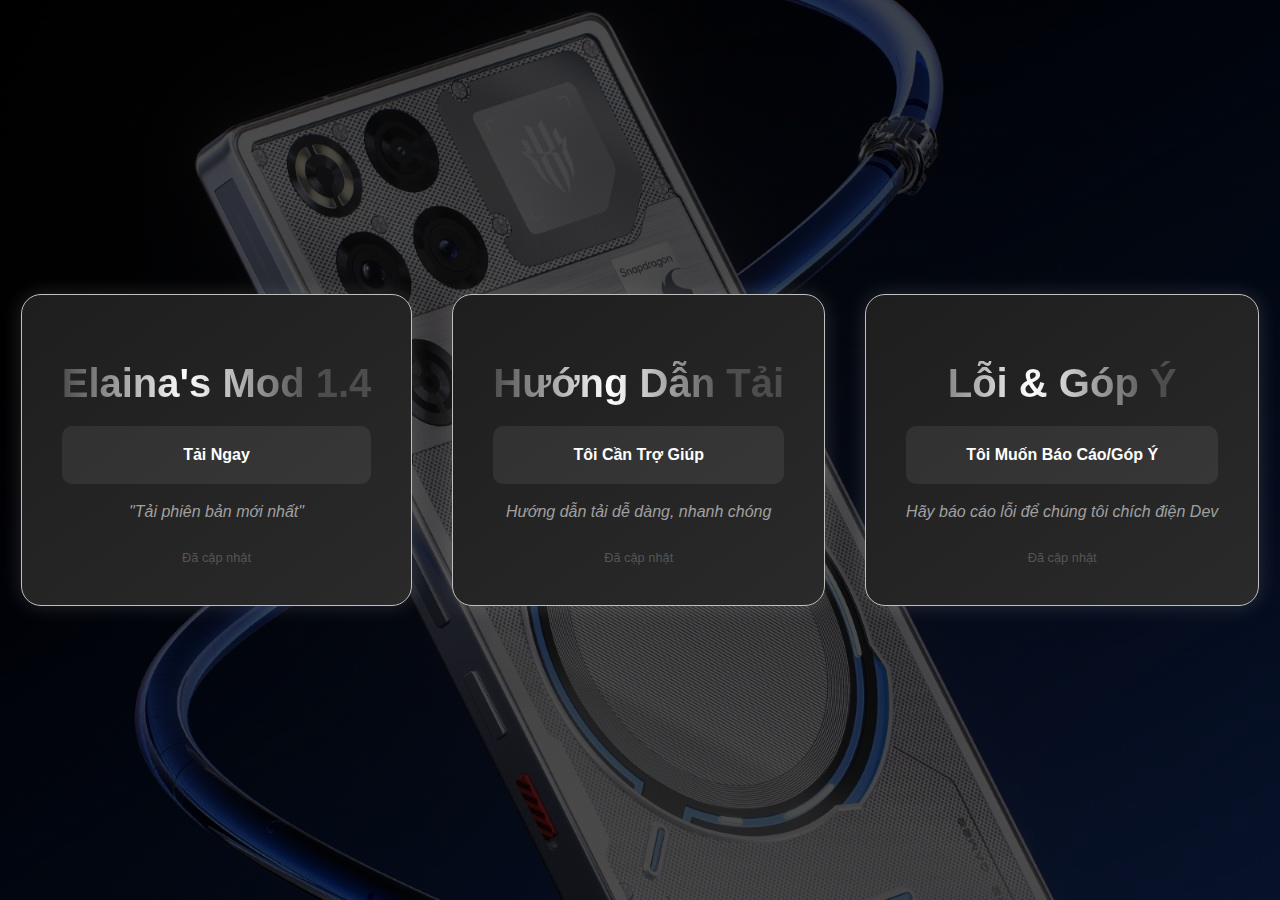
<file: index.html>
<!DOCTYPE html>
<html lang="vi">
<head>
    <meta charset="UTF-8">
    <meta name="viewport" content="width=device-width, initial-scale=1.0">
    <title>Elaina's Mod Page</title>
    <link rel="stylesheet" href="style.css">
</head>
<body>

    <div class="card">
        <h1 class="shine-text1">Elaina's Mod 1.4</h1>
        
        <div class="status">
            <a href="https://www.moddb.com/downloads/start/294047" class="my-button">Tải Ngay</a>
        </div>

        <p style="margin-top: 20px; font-style: italic;">
            "Tải phiên bản mới nhất"
        </p>

        <div class="footer">
            Đã cập nhật
        </div>
    </div>

    <div class="card">
        <h1 class="shine-text1">Hướng Dẫn Tải</h1>
        
        <div class="status">
            <a href="Tutorial.html" class="my-button">Tôi Cần Trợ Giúp</a>
        </div>

        <p style="margin-top: 20px; font-style: italic;">
            Hướng dẫn tải dễ dàng, nhanh chóng
        </p>

        <div class="footer">
            Đã cập nhật
        </div>
    </div>

    <div class="card">
        <h1 class="shine-text1">Lỗi & Góp Ý</h1>
        
        <div class="status">
            <a href="https://docs.google.com/forms/d/19eyGzhm-P9GCwDnKh2Cu2koTfrnb3lB9Ba2M186uDX0/edit" class="my-button">Tôi Muốn Báo Cáo/Góp Ý</a>
        </div>

        <p style="margin-top: 20px; font-style: italic;">
            Hãy báo cáo lỗi để chúng tôi chích điện Dev
        </p>

        <div class="footer">
            Đã cập nhật
        </div>
    </div>

</body>
</html>
</file>
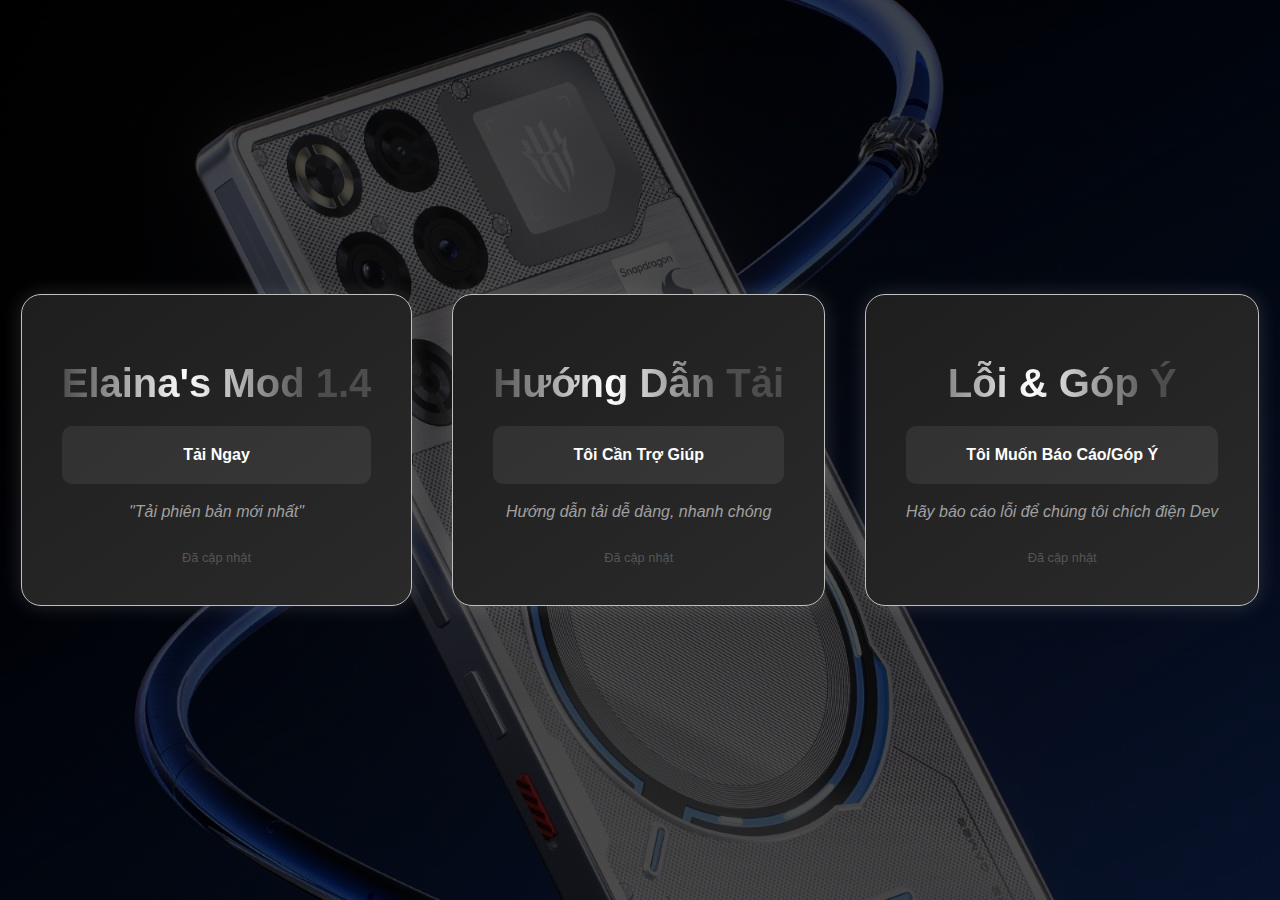
<file: MainMenu.html>
<!DOCTYPE html>
<html lang="vi">
<head>
    <meta charset="UTF-8">
    <meta name="viewport" content="width=device-width, initial-scale=1.0">
    <title>Elaina's Mod Page</title>
    <link rel="stylesheet" href="style.css">
</head>
<body>

    <div class="card">
        <h1 class="shine-text1">Elaina's Mod 1.4</h1>
        
        <div class="status">
            <a href="https://www.moddb.com/downloads/start/294047" class="my-button">Tải Ngay</a>
        </div>

        <p style="margin-top: 20px; font-style: italic;">
            "Tải phiên bản mới nhất"
        </p>

        <div class="footer">
            Đã cập nhật
        </div>
    </div>

    <div class="card">
        <h1 class="shine-text1">Hướng Dẫn Tải</h1>
        
        <div class="status">
            <a href="Tutorial.html" class="my-button">Tôi Cần Trợ Giúp</a>
        </div>

        <p style="margin-top: 20px; font-style: italic;">
            Hướng dẫn tải dễ dàng, nhanh chóng
        </p>

        <div class="footer">
            Đã cập nhật
        </div>
    </div>

    <div class="card">
        <h1 class="shine-text1">Lỗi & Góp Ý</h1>
        
        <div class="status">
            <a href="https://elainamodpage.com" class="my-button">Tôi Muốn Báo Cáo/Góp Ý</a>
        </div>

        <p style="margin-top: 20px; font-style: italic;">
            Hãy báo cáo lỗi để chúng tôi chích điện Dev
        </p>

        <div class="footer">
            Đã cập nhật
        </div>
    </div>

</body>
</html>
</file>
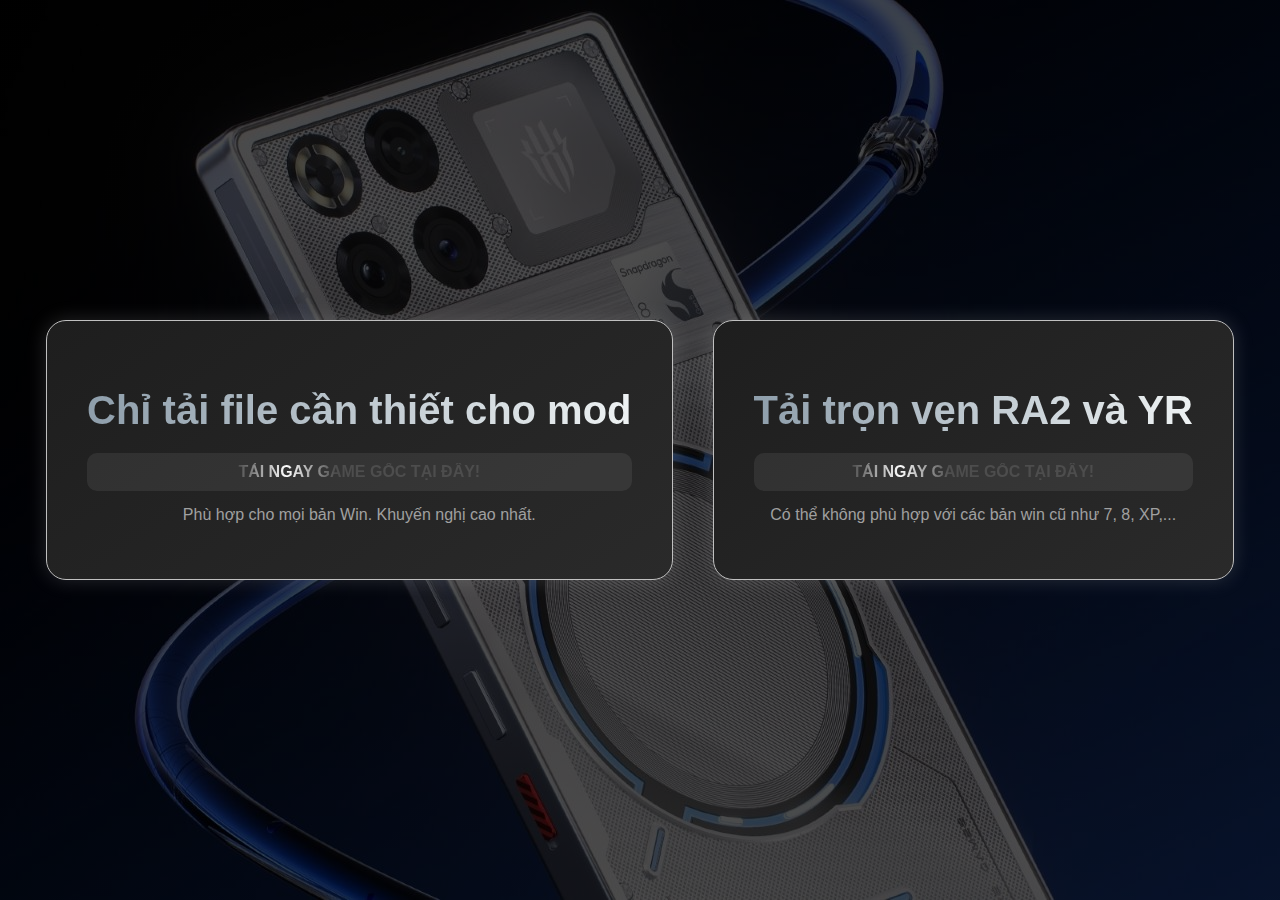
<file: SelectOGV.html>
<!DOCTYPE html>
<html lang="vi">
<head>
    <meta charset="UTF-8">
    <meta name="viewport" content="width=device-width, initial-scale=1.0">
    <title>Elaina's Mod Page</title>
    <link rel="stylesheet" href="style.css">
</head>
<body>
    <div class="card1">
        <h1>Chỉ tải file cần thiết cho mod</h1>
        <div class="status">
            <a class="shine-text" href="https://drive.google.com/file/d/1U2C3XHT0Rz3DZLXXG-2T7lhLCdsow9dn/view?usp=drive_link" class="my-button">TẢI NGAY GAME GỐC TẠI ĐÂY!</a>
        </div>
        <p>Phù hợp cho mọi bản Win. Khuyến nghị cao nhất.</p>
    </div>
    <div class="card1">
        <h1>Tải trọn vẹn RA2 và YR</h1>
        <div class="status">
            <a class="shine-text" href="https://drive.google.com/file/d/1gQl9KoPl2voBM61W0-qK4qGVRWSpRBu1/view?usp=sharing" class="my-button">TẢI NGAY GAME GỐC TẠI ĐÂY!</a>
        </div>
        <p>Có thể không phù hợp với các bản win cũ như 7, 8, XP,...</p>
    </div>
</body>
</html>
</file>
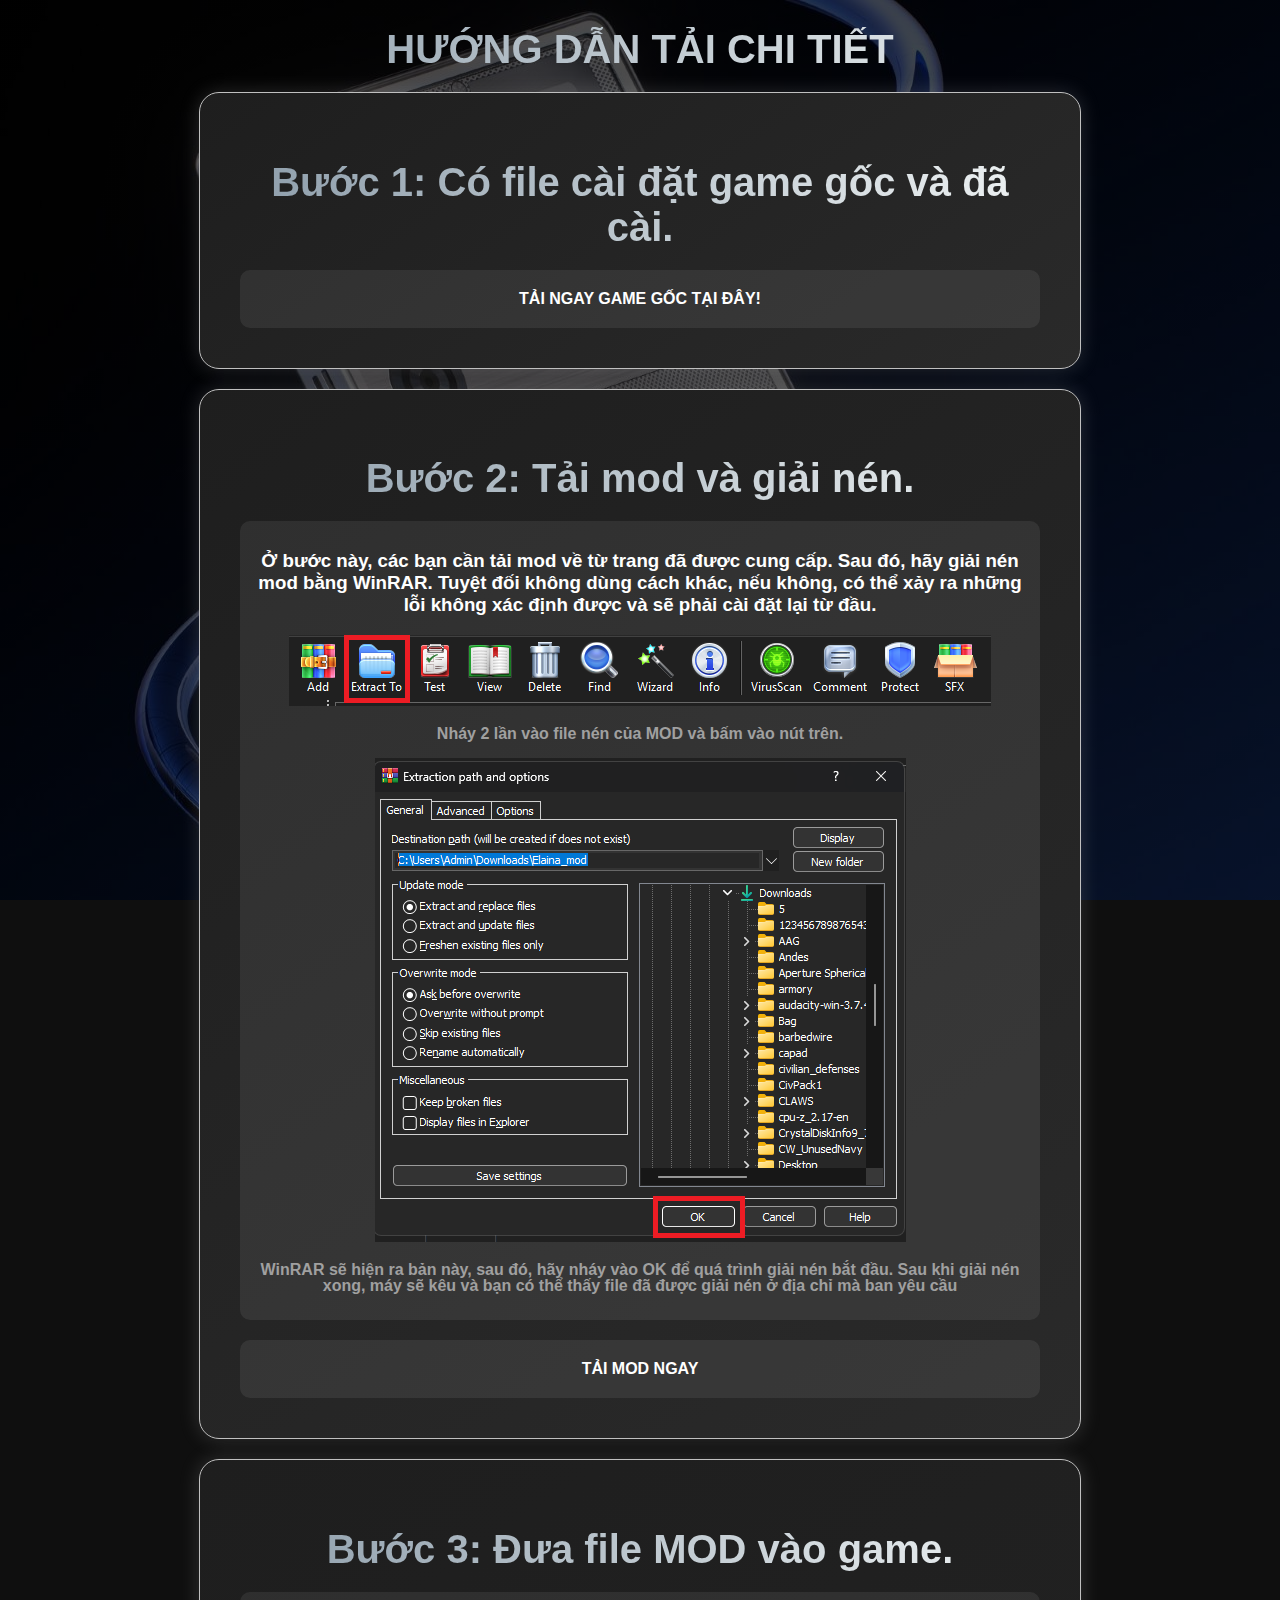
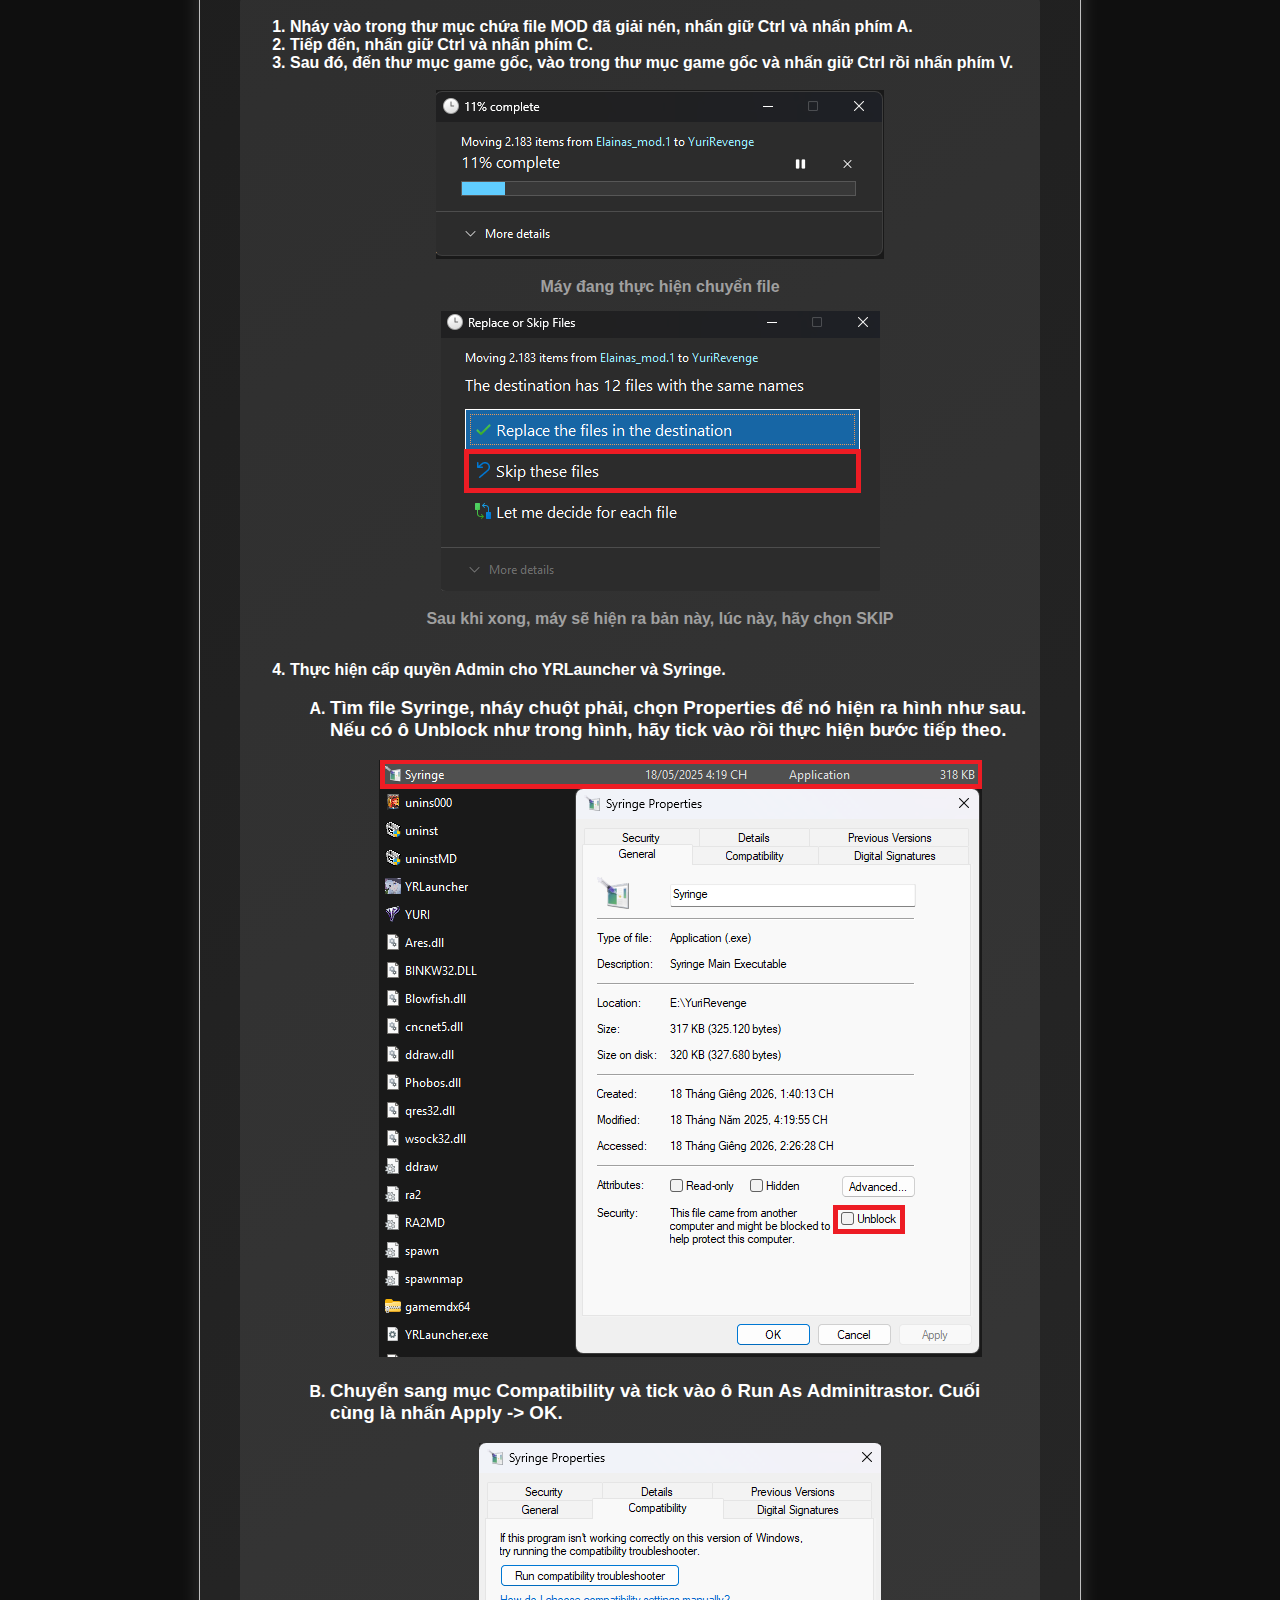
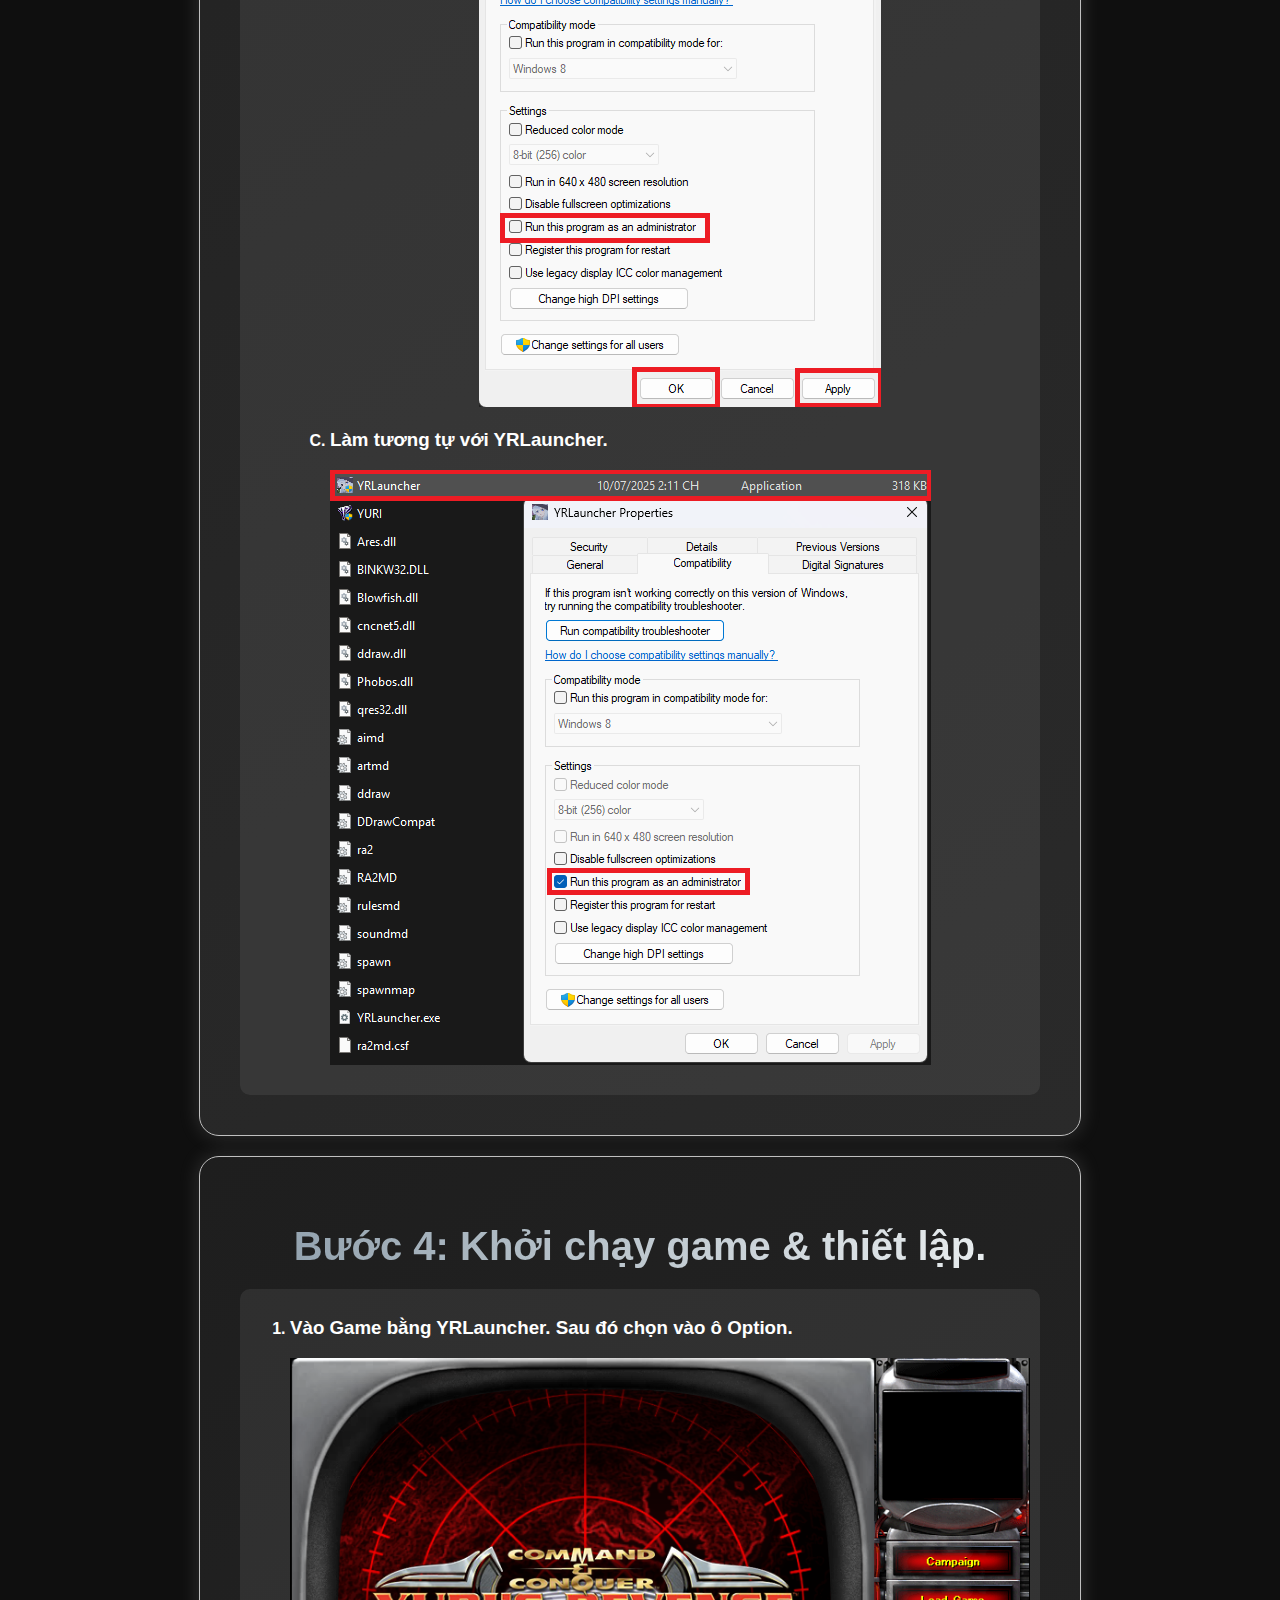
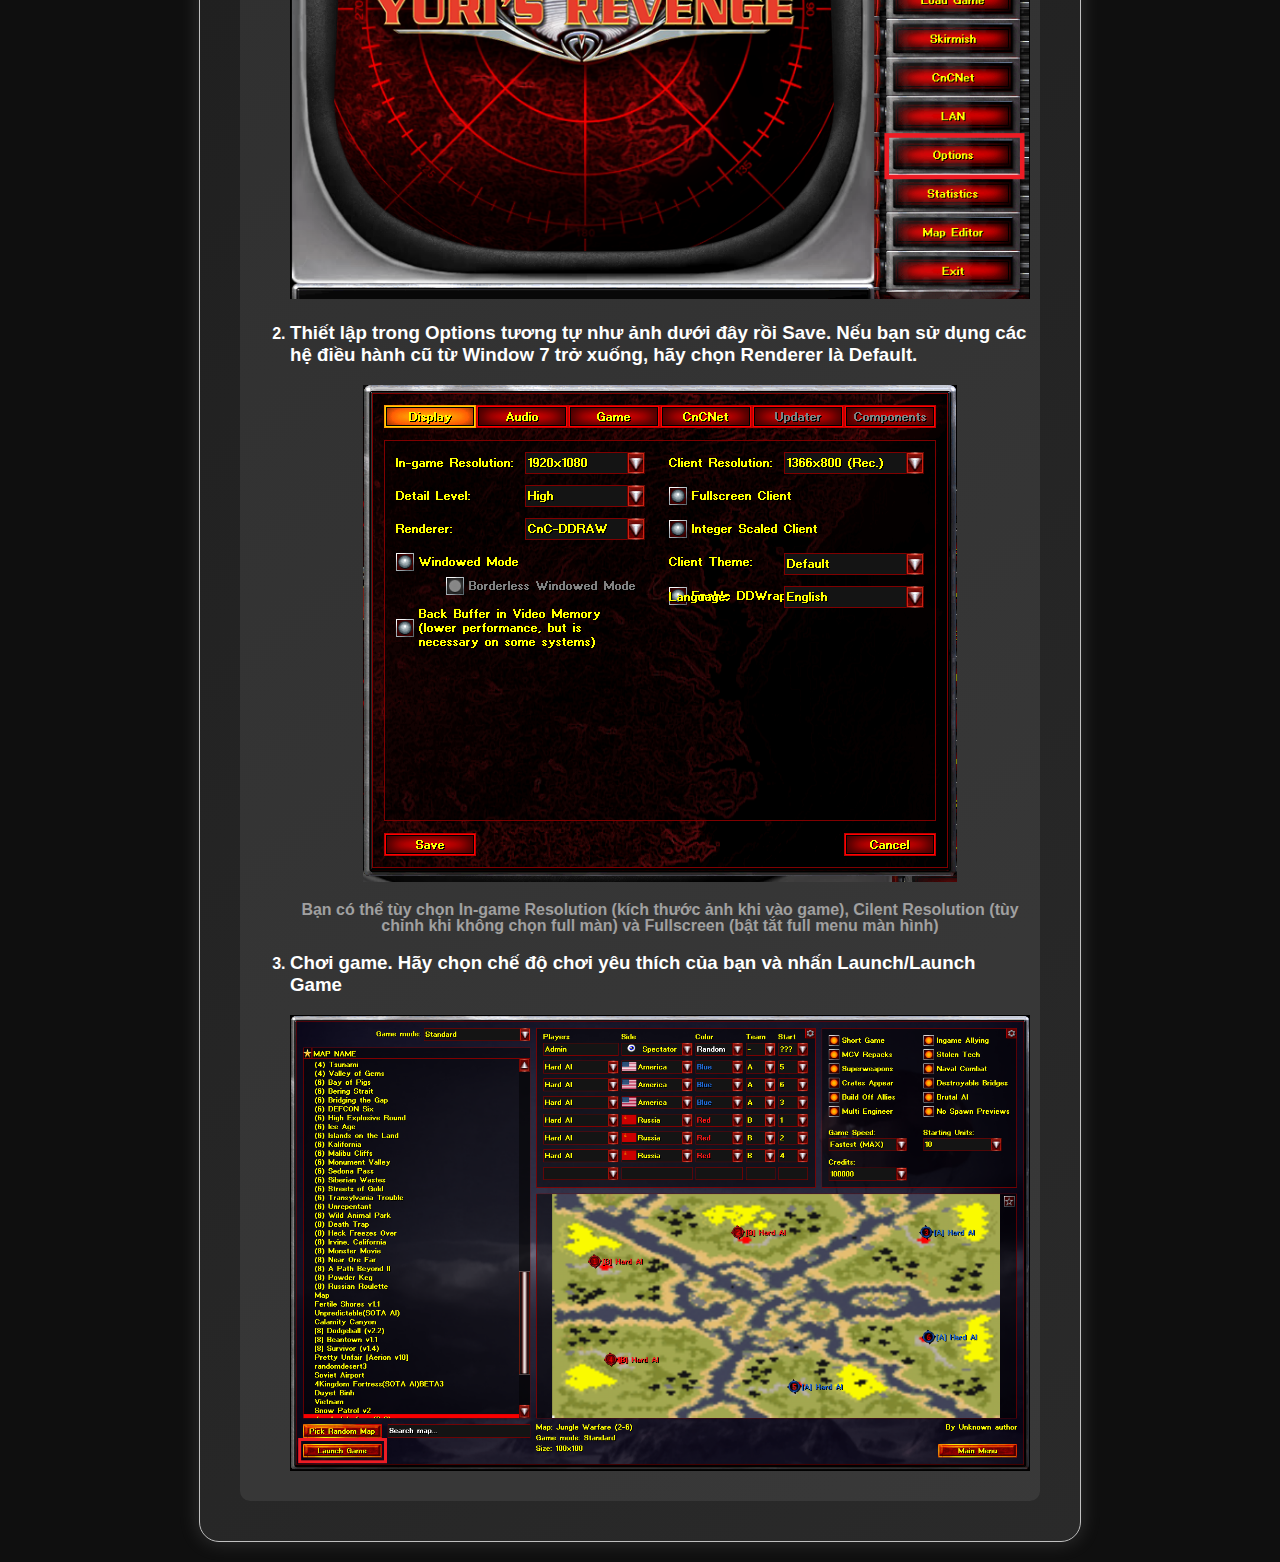
<file: Tutorial.html>
<!DOCTYPE html>
<html lang="vi">
<head>
    <meta charset="UTF-8">
    <meta name="viewport" content="width=device-width, initial-scale=1.0">
    <title>Elaina's Mod Page</title>
    <link rel="stylesheet" href="style.css">
</head>
<body>
    <center>
    <h1>HƯỚNG DẪN TẢI CHI TIẾT</h1>

        <div class="card1">
            <h1>Bước 1: Có file cài đặt game gốc và đã cài.</h1>
            <div class="status">
                <a href="SelectOGV.html" class="my-button" class="shine-text">TẢI NGAY GAME GỐC TẠI ĐÂY!</a>
            </div>
        </div>

        <div class="card1">
            <h1>Bước 2: Tải mod và giải nén.</h1>
            <div class="status">
            <h3>Ở bước này, các bạn cần tải mod về từ trang đã được cung cấp. Sau đó, hãy giải nén mod bằng WinRAR.
                Tuyệt đối không dùng cách khác, nếu không, có thể xảy ra những lỗi không xác định được và sẽ phải cài đặt lại từ đầu.</h3>
            <img src="step2A.png" alt="step2A." style="max-width: 100%; height: auto;">
            <p>Nháy 2 lần vào file nén của MOD và bấm vào nút trên.</p>
            <img src="step2B.png" alt="step2A." style="max-width: 100%; height: auto;">
            <p>WinRAR sẽ hiện ra bản này, sau đó, hãy nháy vào OK để quá trình giải nén bắt đầu. 
                Sau khi giải nén xong, máy sẽ kêu và bạn có thể thấy file đã được giải nén ở địa chỉ mà ban yêu cầu
            </p>
            </div>
            <div class="status">
                <a href="https://www.moddb.com/mods/elainas-mod/downloads/elainas-mod-13" class="my-button" class="shine-text">TẢI MOD NGAY</a>
            </div>
        </div>

        <div class="card1">
            <h1>Bước 3: Đưa file MOD vào game.</h1>
            <div class="status-left">
                <ol>
                    <li>Nháy vào trong thư mục chứa file MOD đã giải nén, nhấn giữ Ctrl và nhấn phím A.</li> 
                    <li>Tiếp đến, nhấn giữ Ctrl và nhấn phím C.</li> 
                    <li>Sau đó, đến thư mục game gốc, vào trong thư mục game gốc và nhấn giữ Ctrl rồi nhấn phím V.</li>
                <br>
                <center>
                <img src="step3A.png" style="max-width: 100%; height: auto;">
                <p>Máy đang thực hiện chuyển file</p>
                <img src="step3B.png" style="max-width: 100%; height: auto;">
                <p>Sau khi xong, máy sẽ hiện ra bản này, lúc này, hãy chọn SKIP</p>
                </center>
                <br>
                    <li>Thực hiện cấp quyền Admin cho YRLauncher và Syringe.</li>
                    <ol type="A">
                        <li><h3>Tìm file Syringe, nháy chuột phải, chọn Properties để nó hiện ra hình như sau. 
                            Nếu có ô Unblock như trong hình, hãy tick vào rồi thực hiện bước tiếp theo.</h3></li>
                        <center>
                        <img src="step3C.png" style="max-width: 100%; height: auto;">
                        </center>
                        <li><h3>Chuyển sang mục Compatibility và tick vào ô Run As Adminitrastor. Cuối cùng là nhấn Apply -> OK.</h3></li>
                        <center>
                        <img src="step3D.png" style="max-width: 100%; height: auto;">
                        </center>
                        <li><h3>Làm tương tự với YRLauncher.</h3></li>
                        <img src="step3E.png" style="max-width: 100%; height: auto;">
                    </ol>
                </ol>
            </div>
        </div>

        <div class="card1">
            <h1>Bước 4: Khởi chạy game & thiết lập.</h1>
            <div class="status-left">
                <ol>
                    <li><h3>Vào Game bằng YRLauncher. Sau đó chọn vào ô Option.</h3></li>
                    <center>
                        <img src="step4A.png" style="max-width: 100%; height: auto;">
                    </center>
                    <li><h3>Thiết lập trong Options tương tự như ảnh dưới đây rồi Save. Nếu bạn sử dụng các hệ điều hành cũ từ Window 7 trở xuống, hãy chọn Renderer là Default.</h3></li>
                    <center>
                        <img src="step4B.png" style="max-width: 100%; height: auto;">
                        <p>Bạn có thể tùy chọn In-game Resolution (kích thước ảnh khi vào game), Cilent Resolution (tùy chỉnh khi không chọn full màn) và Fullscreen (bật tắt full menu màn hình)</p>
                    </center>
                    <li><h3>Chơi game. Hãy chọn chế độ chơi yêu thích của bạn và nhấn Launch/Launch Game</h3></li>
                    <center>
                        <img src="step4C.png" style="max-width: 100%; height: auto;">
                    </center>
                </ol>
            </div>
        </div>
        
    </center>
</body>
</html>
</file>
<file: style.css>
body {
    background-image: linear-gradient(rgba(0, 0, 0, 0.7), rgba(0, 0, 0, 0.7)), 
              url('RedMagic-11-Pro-plus-featured.jpg');
    background-size: cover; /* Để ảnh luôn lấp đầy màn hình */
    background-position: center; /* Để ảnh luôn nằm chính giữa */
    background-attachment: fixed; /* Giữ ảnh đứng yên khi bạn cuộn trang, tạo hiệu ứng rất xịn */
    background-repeat: no-repeat;
    background-color: #0f0f0f;
    color: #e0e0e0;
    font-family: 'Segoe UI', Tahoma, Geneva, Verdana, sans-serif;
    display: flex;
    justify-content: center;
    align-items: center;
    min-height: 100vh;
    margin: 0;
    animation: fadeIn 0.8s ease-in-out;
    overflow-x: hidden; /* Ngăn chặn thanh cuộn ngang hiện ra vô lý */
    width: 100%;
}

@keyframes fadeIn {
    from { opacity: 0; transform: translateY(0px); }
    to { opacity: 1; transform: translateY(0); }
}

.card {
    background: linear-gradient(145deg, #1e1e1e, #2a2a2a);
    border: 1px solid #c0c0c0; /* Màu bạc */
    border-radius: 20px;
    padding: 40px;
    text-align: center;
    box-shadow: 0 0 20px rgba(192, 192, 192, 0.2);
    transition: transform 0.3s ease;
    max-width: 400px;
    margin: 20px;
}

.card:hover {
    transform: translateY(-10px);
    box-shadow: 0 0 30px rgba(192, 192, 192, 0.4);
    border-color: #ffffff;
}

.card1 {
    background: linear-gradient(145deg, #1e1e1e, #2a2a2a);
    border: 1px solid #c0c0c0; /* Màu bạc */
    border-radius: 20px;
    padding: 40px;
    text-align: center;
    box-shadow: 0 0 20px rgba(192, 192, 192, 0.2);
    transition: transform 0.6s ease;
    max-width: 800px;
    margin: 20px;
}

.card1:hover {
    transform: translateY(-10px);
    box-shadow: 0 0 30px rgba(192, 192, 192, 0.4);
    border-color: #ffffff;
}

h1 {
    background: linear-gradient(90deg, #8e9eab, #eef2f3); /* Silver Gradient */
    -webkit-background-clip: text;
    -webkit-text-fill-color: transparent;
    font-size: 2.5em;
    margin-bottom: 10px;
}

p {
    color: #a0a0a0;
    line-height: 1;
}

.status {
    margin-top: 20px;
    padding: 10px;
    background: rgba(192, 192, 192, 0.1);
    border-radius: 10px;
    font-weight: bold;
    color: #ffffff;
}

.status-left {
    margin-top: 20px;
    padding: 10px;
    background: rgba(192, 192, 192, 0.1);
    border-radius: 10px;
    font-weight: bold;
    color: #ffffff;
    text-align: left;
}

.footer {
    margin-top: 30px;
    font-size: 0.8em;
    color: #555;
}

.my-button {
    display: inline-block; /* Quan trọng để có thể chỉnh padding và width */
    padding: 10px 5px;
    background-color: none; /* Màu đỏ cảnh báo */
    color: #ffffff;
    text-decoration: none; /* Bỏ cái gạch chân xấu xí của thẻ a */
    border-radius: 8px; /* Bo tròn cho giống Red Magic */
    font-weight: bold;
    transition: 0.3s;
}

.my-button:hover {
    background-color: none; /* Di chuột vào thì đậm hơn */
    transform: scale(1.05); /* Phóng to nhẹ nhìn cho sướng */
}

.my-back-button {
    position: fixed;
}

.shine-text {
    /* Tạo dải màu: xám - trắng - xám */
    background: linear-gradient(to right, #4d4d4d 0, #ffffff 10%, #4d4d4d 20%);
    background-position: 0;
    
    /* Cắt background theo hình chữ */
    -webkit-background-clip: text;
    -webkit-text-fill-color: transparent;
    
    /* Kích thước background phải lớn hơn chữ để lướt qua */
    background-size: 200% auto;
    
    /* Gọi hoạt ảnh "shine" chạy vô tận */
    animation: shine 3s infinite linear;
    font-weight: bold;
}

.shine-text1 {
    /* Tạo dải màu: xám - trắng - xám */
    background: linear-gradient(to right, #4d4d4d 0, #ffffff 20%, #4d4d4d 40%);
    background-position: 0;
    
    /* Cắt background theo hình chữ */
    -webkit-background-clip: text;
    -webkit-text-fill-color: transparent;
    
    /* Kích thước background phải lớn hơn chữ để lướt qua */
    background-size: 200% auto;
    
    /* Gọi hoạt ảnh "shine" chạy vô tận */
    animation: shine 3s infinite linear;
    font-weight: bold;
}

/* Định nghĩa hoạt ảnh chuyển động của background */
@keyframes shine {
    from {
        background-position: 200% center; /* Bắt đầu ở bên phải */
    }
    to {
        background-position: 0% center; /* Chạy về bên trái */
    }
}
</file>
